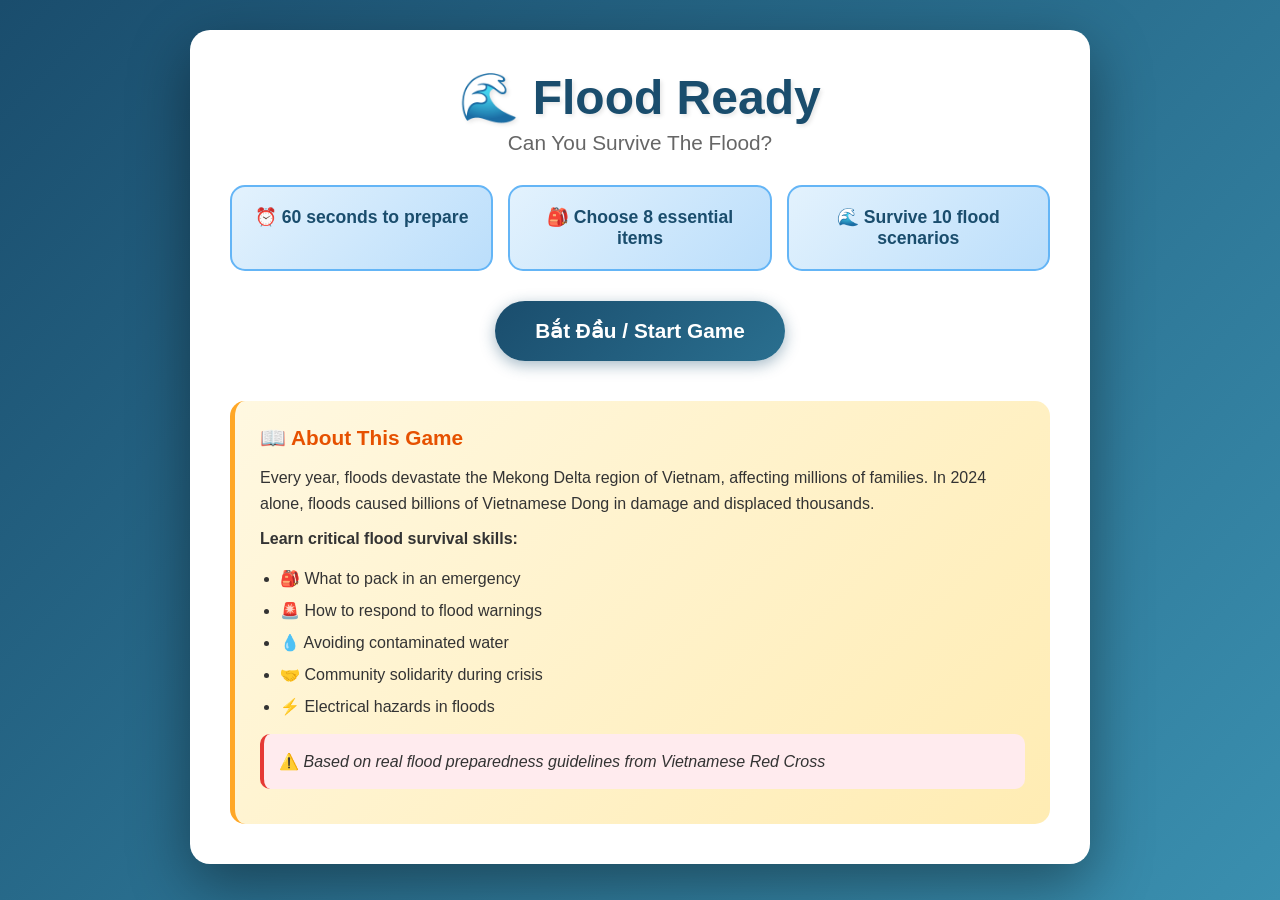
<file: index.html>
<!DOCTYPE html>
<html lang="en">
  <head>
    <meta charset="UTF-8" />
    <meta name="viewport" content="width=device-width, initial-scale=1.0" />
    <title>Flood Ready - Flood Survival Game</title>
    <link rel="stylesheet" href="style.css" />
  </head>
  <body>
    <!-- Menu Screen -->
    <div id="menu-screen" class="screen active">
      <div class="container">
        <h1>🌊 Flood Ready</h1>
        <p class="tagline">Can You Survive The Flood?</p>

        <div class="game-preview">
          <div class="preview-item">⏰ 60 seconds to prepare</div>
          <div class="preview-item">🎒 Choose 8 essential items</div>
          <div class="preview-item">🌊 Survive 10 flood scenarios</div>
        </div>

        <button onclick="showInstructions()" class="btn-primary">
          Bắt Đầu / Start Game
        </button>

        <div class="about">
          <h3>📖 About This Game</h3>
          <p>
            Every year, floods devastate the Mekong Delta region of Vietnam,
            affecting millions of families. In 2024 alone, floods caused
            billions of Vietnamese Dong in damage and displaced thousands.
          </p>
          <p><strong>Learn critical flood survival skills:</strong></p>
          <ul>
            <li>🎒 What to pack in an emergency</li>
            <li>🚨 How to respond to flood warnings</li>
            <li>💧 Avoiding contaminated water</li>
            <li>🤝 Community solidarity during crisis</li>
            <li>⚡ Electrical hazards in floods</li>
          </ul>
          <p class="warning">
            ⚠️
            <em
              >Based on real flood preparedness guidelines from Vietnamese Red
              Cross</em
            >
          </p>
        </div>
      </div>
    </div>

    <!-- Instructions Screen -->
    <div id="instructions-screen" class="screen">
      <div class="container">
        <h1>📋 How To Play / Cách Chơi</h1>

        <div class="instruction-step">
          <div class="step-number">1</div>
          <div class="step-content">
            <h3>⏰ Phase 1: Preparation (60 seconds)</h3>
            <p>
              Flood warning issued! You have 60 seconds to grab items from your
              house.
            </p>
            <p>
              <strong>Click on 8 items</strong> to add them to your emergency
              backpack.
            </p>
            <p class="tip">💡 Choose wisely - you can't carry everything!</p>
          </div>
        </div>

        <div class="instruction-step">
          <div class="step-number">2</div>
          <div class="step-content">
            <h3>🌊 Phase 2: Flood Crisis (10 from 20 different scenarios)</h3>
            <p>Face 10 dangerous flood situations.</p>
            <p>
              <strong>Make decisions</strong> based on the items you collected.
            </p>
            <p class="tip">💡 The right items help you make safe choices!</p>
          </div>
        </div>

        <div class="instruction-step">
          <div class="step-number">3</div>
          <div class="step-content">
            <h3>⭐ Phase 3: Results</h3>
            <p>See how well you survived and learn real flood safety tips.</p>
            <p class="tip">💡 Play again to improve your score!</p>
          </div>
        </div>

        <button onclick="startGame()" class="btn-primary">
          Ready! Sẵn Sàng!
        </button>
        <button onclick="showScreen('menu-screen')" class="btn-secondary">
          Back
        </button>
      </div>
    </div>

    <!-- Phase 1: Preparation -->
    <div id="preparation-screen" class="screen">
      <div class="game-container">
        <div class="game-header">
          <h2>⚠️ FLOOD WARNING! LŨ LỤT!</h2>
          <div class="timer-container">
            <div class="timer-label">Time Left:</div>
            <div id="timer" class="timer">60</div>
            <div class="timer-label">seconds</div>
          </div>
          <div class="backpack-counter">
            🎒 Backpack: <span id="backpack-count">0</span>/8
          </div>
        </div>

        <div class="instruction-banner">
          🎮 Use Arrow Keys or WASD to move around! Walk over items to collect
          them!
        </div>

        <div class="tilemap-container">
          <canvas id="gameCanvas"></canvas>
        </div>

        <div class="collected-items">
          <h3>🎒 Your Emergency Backpack:</h3>
          <div id="backpack-display" class="backpack-display">
            <div class="empty-backpack">Empty - start collecting!</div>
          </div>
        </div>
      </div>
    </div>

    <!-- Phase 2: Flood Scenarios -->
    <div id="scenario-screen" class="screen">
      <div class="game-container">
        <div class="scenario-progress">
          Scenario <span id="scenario-number">1</span> of 10
        </div>

        <div class="scenario-card">
          <div class="scenario-icon">🌊</div>
          <h2 id="scenario-title">Scenario</h2>
          <p id="scenario-text" class="scenario-text"></p>

          <div class="your-items">
            <strong>📦 Items You Have:</strong>
            <div id="available-items" class="available-items-list"></div>
          </div>

          <div class="choices">
            <button onclick="makeDecision(0)" class="choice-btn" id="choice-0">
              <span class="choice-letter">A</span>
              <span class="choice-text"></span>
            </button>
            <button onclick="makeDecision(1)" class="choice-btn" id="choice-1">
              <span class="choice-letter">B</span>
              <span class="choice-text"></span>
            </button>
          </div>
        </div>

        <div id="scenario-feedback" class="scenario-feedback"></div>
      </div>
    </div>

    <!-- Phase 3: Results -->
    <div id="results-screen" class="screen">
      <div class="container">
        <h1 id="result-title">Flood Survival Results</h1>

        <div class="result-banner" id="result-banner">
          <div class="stars" id="stars"></div>
          <div class="rating-text" id="rating-text"></div>
          <!-- ADD THIS LINE -->
          <div class="result-message" id="result-message"></div>
        </div>
        <div class="score-breakdown">
          <div class="score-item">
            <div class="score-icon">✅</div>
            <div class="score-details">
              <div class="score-label">Safe Decisions</div>
              <div class="score-value" id="safe-count">0</div>
            </div>
          </div>
          <div class="score-item">
            <div class="score-icon">⚠️</div>
            <div class="score-details">
              <div class="score-label">Risky Decisions</div>
              <div class="score-value" id="risky-count">0</div>
            </div>
          </div>
          <div class="score-item">
            <div class="score-icon">❌</div>
            <div class="score-details">
              <div class="score-label">Dangerous Decisions</div>
              <div class="score-value" id="danger-count">0</div>
            </div>
          </div>
        </div>

        <div id="remaining-items"></div>

        <div class="lessons-learned">
          <h3>💡 What You Learned / Bạn Đã Học</h3>
          <div id="lessons-list"></div>
        </div>

        <div class="real-tips">
          <h3>🆘 Real Emergency Information</h3>
          <div class="emergency-info">
            <p>🚨 <strong>Vietnam Emergency Hotline:</strong> 113</p>
            <p>🌊 <strong>Flood Warning:</strong> Contact local authorities</p>
            <p>🏥 <strong>Health Emergency:</strong> 115</p>
            <p>🔥 <strong>Fire Emergency:</strong> 114</p>
          </div>
          <div class="safety-tips">
            <h4>Essential Flood Safety Rules:</h4>
            <ul>
              <li>✅ Evacuate immediately when warned by authorities</li>
              <li>
                ✅ Never walk through moving water (15cm can knock you down)
              </li>
              <li>✅ Avoid floodwater - it's contaminated</li>
              <li>✅ Turn off electricity before evacuating</li>
              <li>✅ Keep emergency supplies in a waterproof bag</li>
              <li>✅ Help elderly and disabled neighbors evacuate</li>
            </ul>
          </div>
        </div>

        <button onclick="location.reload()" class="btn-primary">
          🔄 Chơi Lại / Play Again
        </button>
        <button onclick="shareScore()" class="btn-secondary">
          📤 Share Your Score
        </button>
      </div>
    </div>

    <script src="mapping.js"></script>
    <script src="game.js"></script>
  </body>
</html>
</file>
<file: style.css>
* {
  margin: 0;
  padding: 0;
  box-sizing: border-box;
}

body {
  font-family: -apple-system, BlinkMacSystemFont, "Segoe UI", Roboto, Oxygen,
    Ubuntu, Cantarell, sans-serif;
  background: linear-gradient(135deg, #1a4d6d 0%, #2a6f8f 50%, #3a8faf 100%);
  min-height: 100vh;
  color: #333;
  padding: 10px;
}

.screen {
  display: none;
  animation: fadeIn 0.5s ease;
}

.screen.active {
  display: block;
}

@keyframes fadeIn {
  from {
    opacity: 0;
    transform: translateY(20px);
  }
  to {
    opacity: 1;
    transform: translateY(0);
  }
}

.container {
  max-width: 900px;
  margin: 20px auto;
  background: white;
  padding: 40px;
  border-radius: 20px;
  box-shadow: 0 20px 60px rgba(0, 0, 0, 0.4);
}

.game-container {
  max-width: 1000px;
  margin: 20px auto;
  background: white;
  padding: 30px;
  border-radius: 20px;
  box-shadow: 0 20px 60px rgba(0, 0, 0, 0.4);
}

/* Menu Screen */
h1 {
  font-size: 3em;
  color: #1a4d6d;
  text-align: center;
  margin-bottom: 5px;
  text-shadow: 2px 2px 4px rgba(0, 0, 0, 0.1);
}

h2 {
  font-size: 1.5em;
  color: #3a8faf;
  text-align: center;
  margin-bottom: 10px;
}

.tagline {
  font-size: 1.3em;
  color: #666;
  text-align: center;
  margin-bottom: 30px;
}

.game-preview {
  display: flex;
  justify-content: space-around;
  margin: 30px 0;
  gap: 15px;
  flex-wrap: wrap;
}

.preview-item {
  background: linear-gradient(135deg, #e3f2fd 0%, #bbdefb 100%);
  padding: 20px;
  border-radius: 15px;
  font-size: 1.1em;
  font-weight: bold;
  color: #1a4d6d;
  flex: 1;
  min-width: 200px;
  text-align: center;
  border: 2px solid #64b5f6;
}

.btn-primary {
  background: linear-gradient(135deg, #1a4d6d 0%, #2a6f8f 100%);
  color: white;
  border: none;
  padding: 18px 40px;
  font-size: 1.3em;
  border-radius: 50px;
  cursor: pointer;
  transition: all 0.3s;
  margin: 10px auto;
  display: block;
  font-weight: bold;
  box-shadow: 0 4px 15px rgba(26, 77, 109, 0.4);
}

.btn-primary:hover {
  transform: translateY(-3px);
  box-shadow: 0 6px 25px rgba(26, 77, 109, 0.6);
}

.btn-secondary {
  background: #64b5f6;
  color: white;
  border: none;
  padding: 15px 35px;
  font-size: 1.1em;
  border-radius: 50px;
  cursor: pointer;
  transition: all 0.3s;
  margin: 10px auto;
  display: block;
  font-weight: bold;
}

.btn-secondary:hover {
  background: #42a5f5;
  transform: translateY(-2px);
}

.about {
  margin-top: 40px;
  text-align: left;
  padding: 25px;
  background: linear-gradient(135deg, #fff8e1 0%, #ffecb3 100%);
  border-radius: 15px;
  border-left: 5px solid #ffa726;
}

.about h3 {
  color: #e65100;
  margin-bottom: 15px;
  font-size: 1.3em;
}

.about p {
  margin: 10px 0;
  line-height: 1.6;
}

.about ul {
  margin: 15px 0 15px 20px;
}

.about li {
  margin: 8px 0;
  line-height: 1.5;
}

.warning {
  margin-top: 20px;
  padding: 15px;
  background: #ffebee;
  border-radius: 10px;
  border-left: 4px solid #e53935;
}

/* Instructions */
.instruction-step {
  display: flex;
  gap: 20px;
  margin: 30px 0;
  padding: 25px;
  background: #f5f5f5;
  border-radius: 15px;
  align-items: flex-start;
}

.step-number {
  background: linear-gradient(135deg, #1a4d6d 0%, #2a6f8f 100%);
  color: white;
  width: 50px;
  height: 50px;
  border-radius: 50%;
  display: flex;
  align-items: center;
  justify-content: center;
  font-size: 1.5em;
  font-weight: bold;
  flex-shrink: 0;
}

.step-content h3 {
  color: #1a4d6d;
  margin-bottom: 10px;
}

.step-content p {
  margin: 8px 0;
  line-height: 1.6;
}

.tip {
  background: #fff3e0;
  padding: 10px 15px;
  border-radius: 8px;
  border-left: 3px solid #ff9800;
  margin-top: 10px;
}

/* Phase 1: Preparation */
.game-header {
  background: linear-gradient(135deg, #e53935 0%, #c62828 100%);
  color: white;
  padding: 20px;
  border-radius: 15px;
  margin-bottom: 20px;
  text-align: center;
}

.game-header h2 {
  color: white;
  margin: 0 0 15px 0;
  font-size: 2em;
  animation: pulse 2s infinite;
}

@keyframes pulse {
  0%,
  100% {
    transform: scale(1);
  }
  50% {
    transform: scale(1.05);
  }
}

.timer-container {
  display: flex;
  justify-content: center;
  align-items: center;
  gap: 10px;
  margin: 15px 0;
}

.timer {
  background: white;
  color: #e53935;
  font-size: 3em;
  font-weight: bold;
  padding: 10px 30px;
  border-radius: 15px;
  min-width: 100px;
  text-align: center;
  box-shadow: 0 4px 15px rgba(0, 0, 0, 0.3);
}

.timer.urgent {
  animation: shake 0.5s infinite;
  background: #ffeb3b;
}

@keyframes shake {
  0%,
  100% {
    transform: translateX(0);
  }
  25% {
    transform: translateX(-5px);
  }
  75% {
    transform: translateX(5px);
  }
}

.timer-label {
  font-size: 1.1em;
}

.backpack-counter {
  font-size: 1.5em;
  font-weight: bold;
  margin-top: 10px;
}

.instruction-banner {
  background: #fff3e0;
  padding: 15px;
  border-radius: 10px;
  text-align: center;
  font-size: 1.2em;
  font-weight: bold;
  color: #e65100;
  margin-bottom: 20px;
  border: 2px dashed #ff9800;
}

.tilemap-container {
  display: flex;
  justify-content: center;
  align-items: center;
  margin: 20px auto;
  padding: 20px;
  background: rgba(0, 0, 0, 0.3);
  border-radius: 10px;
  max-width: 100%;
  overflow: auto;
}

#gameCanvas {
  border: 3px solid #ffd700;
  border-radius: 5px;
  box-shadow: 0 0 20px rgba(255, 215, 0, 0.5);
  image-rendering: pixelated;
  image-rendering: crisp-edges;
}

.house-items {
  display: grid;
  grid-template-columns: repeat(auto-fill, minmax(150px, 1fr));
  gap: 15px;
  margin: 25px 0;
}

.item-card {
  background: white;
  border: 3px solid #1a4d6d;
  border-radius: 15px;
  padding: 20px;
  text-align: center;
  cursor: pointer;
  transition: all 0.3s;
  position: relative;
}

.item-card:hover {
  transform: translateY(-5px);
  box-shadow: 0 8px 20px rgba(26, 77, 109, 0.3);
  border-color: #2a6f8f;
}

.item-card.collected {
  background: #c8e6c9;
  border-color: #4caf50;
  cursor: not-allowed;
  opacity: 0.6;
}

.item-card.collected::after {
  content: "✓";
  position: absolute;
  top: 5px;
  right: 10px;
  font-size: 2em;
  color: #4caf50;
}

.item-icon {
  font-size: 3em;
  margin-bottom: 10px;
}

.item-name {
  font-weight: bold;
  color: #1a4d6d;
  margin-bottom: 5px;
}

.item-vn {
  font-size: 0.85em;
  color: #666;
  font-style: italic;
}

.collected-items {
  margin-top: 30px;
  padding: 20px;
  background: #f5f5f5;
  border-radius: 15px;
}

.collected-items h3 {
  color: #1a4d6d;
  margin-bottom: 15px;
}

.backpack-display {
  display: flex;
  flex-wrap: wrap;
  gap: 10px;
}

.empty-backpack {
  color: #999;
  font-style: italic;
  padding: 20px;
  text-align: center;
  width: 100%;
}

.backpack-item {
  background: white;
  border: 2px solid #4caf50;
  border-radius: 10px;
  padding: 10px 15px;
  display: flex;
  align-items: center;
  gap: 8px;
  font-weight: bold;
  color: #2e7d32;
}

.backpack-item-icon {
  font-size: 1.5em;
}

/* Phase 2: Scenarios */
.scenario-progress {
  text-align: center;
  font-size: 1.2em;
  font-weight: bold;
  color: #1a4d6d;
  margin-bottom: 20px;
  padding: 15px;
  background: #e3f2fd;
  border-radius: 10px;
}

.scenario-card {
  background: linear-gradient(135deg, #ffffff 0%, #f5f5f5 100%);
  padding: 30px;
  border-radius: 15px;
  border: 3px solid #1a4d6d;
  margin-bottom: 20px;
}

.scenario-icon {
  font-size: 4em;
  text-align: center;
  margin-bottom: 20px;
}

.scenario-card h2 {
  color: #1a4d6d;
  text-align: center;
  margin-bottom: 15px;
}

.scenario-text {
  font-size: 1.2em;
  line-height: 1.6;
  text-align: center;
  margin-bottom: 25px;
  color: #333;
}

.your-items {
  background: #fff8e1;
  padding: 15px;
  border-radius: 10px;
  margin: 20px 0;
  border-left: 4px solid #ffa726;
}

.available-items-list {
  margin-top: 10px;
  display: flex;
  flex-wrap: wrap;
  gap: 10px;
}

.available-item {
  background: white;
  border: 2px solid #4caf50;
  border-radius: 8px;
  padding: 8px 12px;
  font-size: 0.95em;
  color: #2e7d32;
  font-weight: bold;
}

.choices {
  display: flex;
  flex-direction: column;
  gap: 15px;
  margin-top: 25px;
}

.choice-btn {
  background: white;
  border: 3px solid #1a4d6d;
  padding: 20px;
  border-radius: 15px;
  cursor: pointer;
  transition: all 0.3s;
  display: flex;
  align-items: center;
  gap: 15px;
  text-align: left;
  font-size: 1.1em;
}

.choice-btn:hover {
  background: linear-gradient(135deg, #1a4d6d 0%, #2a6f8f 100%);
  color: white;
  transform: translateX(10px);
}

.choice-letter {
  background: #1a4d6d;
  color: white;
  width: 40px;
  height: 40px;
  border-radius: 50%;
  display: flex;
  align-items: center;
  justify-content: center;
  font-weight: bold;
  font-size: 1.2em;
  flex-shrink: 0;
}

.choice-btn:hover .choice-letter {
  background: white;
  color: #1a4d6d;
}

.choice-text {
  flex: 1;
}

/* Disabled choice styling */
.choice-btn.disabled-choice {
  opacity: 0.5;
  cursor: not-allowed;
  background: #f5f5f5;
  border-color: #ccc;
}

.choice-btn.disabled-choice:hover {
  background: #f5f5f5;
  transform: none;
  color: #333;
}

.choice-requirement {
  display: block;
  font-size: 0.85em;
  color: #c92a2a;
  margin-top: 5px;
  font-style: italic;
}

.choice-consume {
  display: block;
  font-size: 0.85em;
  color: #e67700;
  margin-top: 5px;
  font-weight: bold;
}

.scenario-feedback {
  margin-top: 20px;
  padding: 25px;
  border-radius: 15px;
  font-size: 1.1em;
  line-height: 1.6;
  min-height: 80px;
  display: flex;
  align-items: center;
  justify-content: center;
  text-align: center;
  font-weight: bold;
}

.scenario-feedback.safe {
  background: linear-gradient(135deg, #c8e6c9 0%, #a5d6a7 100%);
  color: #1b5e20;
  border: 3px solid #4caf50;
}

.scenario-feedback.risky {
  background: linear-gradient(135deg, #fff9c4 0%, #fff59d 100%);
  color: #f57f17;
  border: 3px solid #fbc02d;
}

.scenario-feedback.danger {
  background: linear-gradient(135deg, #ffcdd2 0%, #ef9a9a 100%);
  color: #b71c1c;
  border: 3px solid #e53935;
}

/* Phase 3: Results - 5 Distinct Banner Classes */
.result-banner {
  padding: 40px;
  border-radius: 20px;
  text-align: center;
  margin: 30px 0;
  border: 3px solid;
}

/* 5 STARS - EXCELLENT */
.result-banner.excellent {
  background: linear-gradient(135deg, #d4edda 0%, #c3e6cb 100%);
  border-color: #28a745;
}

.result-banner.excellent .stars,
.result-banner.excellent .rating-text,
.result-banner.excellent .result-message {
  color: #155724;
}

/* 4 STARS - GOOD */
.result-banner.good {
  background: linear-gradient(135deg, #d1ecf1 0%, #bee5eb 100%);
  border-color: #17a2b8;
}

.result-banner.good .stars,
.result-banner.good .rating-text,
.result-banner.good .result-message {
  color: #0c5460;
}

/* 3 STARS - AVERAGE */
.result-banner.average {
  background: linear-gradient(135deg, #fff3cd 0%, #ffeaa7 100%);
  border-color: #ffc107;
}

.result-banner.average .stars,
.result-banner.average .rating-text,
.result-banner.average .result-message {
  color: #856404;
}

/* 2 STARS - POOR */
.result-banner.poor {
  background: linear-gradient(135deg, #f8d7da 0%, #f5c6cb 100%);
  border-color: #dc3545;
}

.result-banner.poor .stars,
.result-banner.poor .rating-text,
.result-banner.poor .result-message {
  color: #721c24;
}

/* 1 STAR - DISASTER */
.result-banner.disaster {
  background: linear-gradient(135deg, #f8d7da 0%, #e74c3c 100%);
  border-color: #c0392b;
  box-shadow: 0 0 20px rgba(192, 57, 43, 0.5);
  animation: pulse-danger 2s infinite;
}

.result-banner.disaster .stars,
.result-banner.disaster .rating-text,
.result-banner.disaster .result-message {
  color: #5a0a0a;
  font-weight: bold;
}

@keyframes pulse-danger {
  0%,
  100% {
    transform: scale(1);
  }
  50% {
    transform: scale(1.02);
  }
}

/* Stars styling */
.stars {
  font-size: 4em;
  margin-bottom: 20px;
}

/* Rating text styling */
.rating-text {
  font-size: 2em;
  font-weight: bold;
  margin: 15px 0;
  text-transform: uppercase;
  letter-spacing: 2px;
}

/* Result message styling */
.result-message {
  font-size: 1.3em;
  font-weight: 500;
  line-height: 1.6;
  margin-top: 20px;
}

.score-breakdown {
  display: flex;
  justify-content: space-around;
  gap: 20px;
  margin: 30px 0;
  flex-wrap: wrap;
}

.score-item {
  background: #f5f5f5;
  padding: 25px;
  border-radius: 15px;
  flex: 1;
  min-width: 200px;
  display: flex;
  align-items: center;
  gap: 15px;
}

.score-icon {
  font-size: 3em;
}

.score-label {
  color: #666;
  margin-bottom: 5px;
}

.score-value {
  font-size: 2em;
  font-weight: bold;
  color: #1a4d6d;
}

/* Remaining items in results */
.remaining-items-list {
  display: flex;
  flex-wrap: wrap;
  gap: 10px;
  margin-top: 10px;
}

.remaining-items-list span {
  background: white;
  border: 2px solid #4caf50;
  border-radius: 8px;
  padding: 8px 12px;
  font-size: 0.95em;
  color: #2e7d32;
  font-weight: bold;
}

#remaining-items {
  background: #e7f5ff;
  padding: 20px;
  border-radius: 15px;
  margin: 25px 0;
  border-left: 5px solid #1a4d6d;
}

#remaining-items h4 {
  color: #1a4d6d;
  margin-bottom: 10px;
}

.lessons-learned {
  background: #fff8e1;
  padding: 25px;
  border-radius: 15px;
  margin: 25px 0;
  border-left: 5px solid #ffa726;
}

.lessons-learned h3 {
  color: #e65100;
  margin-bottom: 15px;
}

.lesson-item {
  padding: 15px;
  margin: 10px 0;
  background: white;
  border-radius: 10px;
  border-left: 4px solid #ff9800;
  line-height: 1.6;
}

.real-tips {
  background: linear-gradient(135deg, #ffebee 0%, #ffcdd2 100%);
  padding: 25px;
  border-radius: 15px;
  margin: 25px 0;
  border: 3px solid #e53935;
}

.real-tips h3 {
  color: #b71c1c;
  margin-bottom: 15px;
}

.emergency-info {
  background: white;
  padding: 20px;
  border-radius: 10px;
  margin: 15px 0;
  font-size: 1.1em;
}

.emergency-info p {
  margin: 10px 0;
}

.safety-tips {
  background: white;
  padding: 20px;
  border-radius: 10px;
  margin-top: 15px;
}

.safety-tips h4 {
  color: #b71c1c;
  margin-bottom: 12px;
}

.safety-tips ul {
  list-style: none;
  padding: 0;
}

.safety-tips li {
  padding: 10px 0;
  border-bottom: 1px solid #eee;
}

.safety-tips li:last-child {
  border-bottom: none;
}

/* Responsive */
@media (max-width: 768px) {
  .container,
  .game-container {
    padding: 20px;
  }

  h1 {
    font-size: 2em;
  }

  .house-items {
    grid-template-columns: repeat(auto-fill, minmax(120px, 1fr));
  }

  .game-preview {
    flex-direction: column;
  }

  .score-breakdown {
    flex-direction: column;
  }

  .timer {
    font-size: 2em;
    padding: 10px 20px;
  }
}
</file>
<file: game_submission/game_app/style.css>
* {
  margin: 0;
  padding: 0;
  box-sizing: border-box;
}

body {
  font-family: -apple-system, BlinkMacSystemFont, "Segoe UI", Roboto, Oxygen,
    Ubuntu, Cantarell, sans-serif;
  background: linear-gradient(135deg, #1a4d6d 0%, #2a6f8f 50%, #3a8faf 100%);
  min-height: 100vh;
  color: #333;
  padding: 10px;
}

.screen {
  display: none;
  animation: fadeIn 0.5s ease;
}

.screen.active {
  display: block;
}

@keyframes fadeIn {
  from {
    opacity: 0;
    transform: translateY(20px);
  }
  to {
    opacity: 1;
    transform: translateY(0);
  }
}

.container {
  max-width: 900px;
  margin: 20px auto;
  background: white;
  padding: 40px;
  border-radius: 20px;
  box-shadow: 0 20px 60px rgba(0, 0, 0, 0.4);
}

.game-container {
  max-width: 1000px;
  margin: 20px auto;
  background: white;
  padding: 30px;
  border-radius: 20px;
  box-shadow: 0 20px 60px rgba(0, 0, 0, 0.4);
}

/* Menu Screen */
h1 {
  font-size: 3em;
  color: #1a4d6d;
  text-align: center;
  margin-bottom: 5px;
  text-shadow: 2px 2px 4px rgba(0, 0, 0, 0.1);
}

h2 {
  font-size: 1.5em;
  color: #3a8faf;
  text-align: center;
  margin-bottom: 10px;
}

.tagline {
  font-size: 1.3em;
  color: #666;
  text-align: center;
  margin-bottom: 30px;
}

.game-preview {
  display: flex;
  justify-content: space-around;
  margin: 30px 0;
  gap: 15px;
  flex-wrap: wrap;
}

.preview-item {
  background: linear-gradient(135deg, #e3f2fd 0%, #bbdefb 100%);
  padding: 20px;
  border-radius: 15px;
  font-size: 1.1em;
  font-weight: bold;
  color: #1a4d6d;
  flex: 1;
  min-width: 200px;
  text-align: center;
  border: 2px solid #64b5f6;
}

.btn-primary {
  background: linear-gradient(135deg, #1a4d6d 0%, #2a6f8f 100%);
  color: white;
  border: none;
  padding: 18px 40px;
  font-size: 1.3em;
  border-radius: 50px;
  cursor: pointer;
  transition: all 0.3s;
  margin: 10px auto;
  display: block;
  font-weight: bold;
  box-shadow: 0 4px 15px rgba(26, 77, 109, 0.4);
}

.btn-primary:hover {
  transform: translateY(-3px);
  box-shadow: 0 6px 25px rgba(26, 77, 109, 0.6);
}

.btn-secondary {
  background: #64b5f6;
  color: white;
  border: none;
  padding: 15px 35px;
  font-size: 1.1em;
  border-radius: 50px;
  cursor: pointer;
  transition: all 0.3s;
  margin: 10px auto;
  display: block;
  font-weight: bold;
}

.btn-secondary:hover {
  background: #42a5f5;
  transform: translateY(-2px);
}

.about {
  margin-top: 40px;
  text-align: left;
  padding: 25px;
  background: linear-gradient(135deg, #fff8e1 0%, #ffecb3 100%);
  border-radius: 15px;
  border-left: 5px solid #ffa726;
}

.about h3 {
  color: #e65100;
  margin-bottom: 15px;
  font-size: 1.3em;
}

.about p {
  margin: 10px 0;
  line-height: 1.6;
}

.about ul {
  margin: 15px 0 15px 20px;
}

.about li {
  margin: 8px 0;
  line-height: 1.5;
}

.warning {
  margin-top: 20px;
  padding: 15px;
  background: #ffebee;
  border-radius: 10px;
  border-left: 4px solid #e53935;
}

/* Instructions */
.instruction-step {
  display: flex;
  gap: 20px;
  margin: 30px 0;
  padding: 25px;
  background: #f5f5f5;
  border-radius: 15px;
  align-items: flex-start;
}

.step-number {
  background: linear-gradient(135deg, #1a4d6d 0%, #2a6f8f 100%);
  color: white;
  width: 50px;
  height: 50px;
  border-radius: 50%;
  display: flex;
  align-items: center;
  justify-content: center;
  font-size: 1.5em;
  font-weight: bold;
  flex-shrink: 0;
}

.step-content h3 {
  color: #1a4d6d;
  margin-bottom: 10px;
}

.step-content p {
  margin: 8px 0;
  line-height: 1.6;
}

.tip {
  background: #fff3e0;
  padding: 10px 15px;
  border-radius: 8px;
  border-left: 3px solid #ff9800;
  margin-top: 10px;
}

/* Phase 1: Preparation */
.game-header {
  background: linear-gradient(135deg, #e53935 0%, #c62828 100%);
  color: white;
  padding: 20px;
  border-radius: 15px;
  margin-bottom: 20px;
  text-align: center;
}

.game-header h2 {
  color: white;
  margin: 0 0 15px 0;
  font-size: 2em;
  animation: pulse 2s infinite;
}

@keyframes pulse {
  0%,
  100% {
    transform: scale(1);
  }
  50% {
    transform: scale(1.05);
  }
}

.timer-container {
  display: flex;
  justify-content: center;
  align-items: center;
  gap: 10px;
  margin: 15px 0;
}

.timer {
  background: white;
  color: #e53935;
  font-size: 3em;
  font-weight: bold;
  padding: 10px 30px;
  border-radius: 15px;
  min-width: 100px;
  text-align: center;
  box-shadow: 0 4px 15px rgba(0, 0, 0, 0.3);
}

.timer.urgent {
  animation: shake 0.5s infinite;
  background: #ffeb3b;
}

@keyframes shake {
  0%,
  100% {
    transform: translateX(0);
  }
  25% {
    transform: translateX(-5px);
  }
  75% {
    transform: translateX(5px);
  }
}

.timer-label {
  font-size: 1.1em;
}

.backpack-counter {
  font-size: 1.5em;
  font-weight: bold;
  margin-top: 10px;
}

.instruction-banner {
  background: #fff3e0;
  padding: 15px;
  border-radius: 10px;
  text-align: center;
  font-size: 1.2em;
  font-weight: bold;
  color: #e65100;
  margin-bottom: 20px;
  border: 2px dashed #ff9800;
}

.tilemap-container {
  display: flex;
  justify-content: center;
  align-items: center;
  margin: 20px auto;
  padding: 20px;
  background: rgba(0, 0, 0, 0.3);
  border-radius: 10px;
  max-width: 100%;
  overflow: auto;
}

#gameCanvas {
  border: 3px solid #ffd700;
  border-radius: 5px;
  box-shadow: 0 0 20px rgba(255, 215, 0, 0.5);
  image-rendering: pixelated;
  image-rendering: crisp-edges;
}

.house-items {
  display: grid;
  grid-template-columns: repeat(auto-fill, minmax(150px, 1fr));
  gap: 15px;
  margin: 25px 0;
}

.item-card {
  background: white;
  border: 3px solid #1a4d6d;
  border-radius: 15px;
  padding: 20px;
  text-align: center;
  cursor: pointer;
  transition: all 0.3s;
  position: relative;
}

.item-card:hover {
  transform: translateY(-5px);
  box-shadow: 0 8px 20px rgba(26, 77, 109, 0.3);
  border-color: #2a6f8f;
}

.item-card.collected {
  background: #c8e6c9;
  border-color: #4caf50;
  cursor: not-allowed;
  opacity: 0.6;
}

.item-card.collected::after {
  content: "✓";
  position: absolute;
  top: 5px;
  right: 10px;
  font-size: 2em;
  color: #4caf50;
}

.item-icon {
  font-size: 3em;
  margin-bottom: 10px;
}

.item-name {
  font-weight: bold;
  color: #1a4d6d;
  margin-bottom: 5px;
}

.item-vn {
  font-size: 0.85em;
  color: #666;
  font-style: italic;
}

.collected-items {
  margin-top: 30px;
  padding: 20px;
  background: #f5f5f5;
  border-radius: 15px;
}

.collected-items h3 {
  color: #1a4d6d;
  margin-bottom: 15px;
}

.backpack-display {
  display: flex;
  flex-wrap: wrap;
  gap: 10px;
}

.empty-backpack {
  color: #999;
  font-style: italic;
  padding: 20px;
  text-align: center;
  width: 100%;
}

.backpack-item {
  background: white;
  border: 2px solid #4caf50;
  border-radius: 10px;
  padding: 10px 15px;
  display: flex;
  align-items: center;
  gap: 8px;
  font-weight: bold;
  color: #2e7d32;
}

.backpack-item-icon {
  font-size: 1.5em;
}

/* Start Flood Button */
.start-flood-container {
  margin-top: 30px;
  text-align: center;
  padding: 20px;
  background: linear-gradient(135deg, #ffebee 0%, #ffcdd2 100%);
  border-radius: 15px;
  border: 3px solid #e0e0e0;
}

.btn-start-flood {
  background: #9e9e9e;
  color: white;
  border: none;
  padding: 20px 50px;
  font-size: 1.5em;
  border-radius: 50px;
  cursor: not-allowed;
  transition: all 0.3s;
  font-weight: bold;
  box-shadow: 0 4px 15px rgba(0, 0, 0, 0.2);
  opacity: 0.5;
}

.btn-start-flood:disabled {
  background: #9e9e9e;
  cursor: not-allowed;
  opacity: 0.5;
}

.btn-start-flood.ready {
  background: linear-gradient(135deg, #e53935 0%, #c62828 100%);
  cursor: pointer;
  opacity: 1;
  animation: pulse-glow 2s infinite;
}

.btn-start-flood.ready:hover {
  transform: translateY(-3px);
  box-shadow: 0 6px 25px rgba(229, 57, 53, 0.6);
}

@keyframes pulse-glow {
  0%,
  100% {
    box-shadow: 0 4px 15px rgba(229, 57, 53, 0.4);
  }
  50% {
    box-shadow: 0 6px 30px rgba(229, 57, 53, 0.8);
  }
}

.start-flood-hint {
  margin-top: 15px;
  color: #666;
  font-size: 1.1em;
  font-style: italic;
}

.btn-start-flood.ready + .start-flood-hint {
  color: #c62828;
  font-weight: bold;
  animation: fade-pulse 2s infinite;
}

@keyframes fade-pulse {
  0%,
  100% {
    opacity: 0.7;
  }
  50% {
    opacity: 1;
  }
}

/* Phase 2: Scenarios */
.scenario-progress {
  text-align: center;
  font-size: 1.2em;
  font-weight: bold;
  color: #1a4d6d;
  margin-bottom: 20px;
  padding: 15px;
  background: #e3f2fd;
  border-radius: 10px;
}

.scenario-card {
  background: linear-gradient(135deg, #ffffff 0%, #f5f5f5 100%);
  padding: 30px;
  border-radius: 15px;
  border: 3px solid #1a4d6d;
  margin-bottom: 20px;
}

.scenario-icon {
  font-size: 4em;
  text-align: center;
  margin-bottom: 20px;
}

.scenario-card h2 {
  color: #1a4d6d;
  text-align: center;
  margin-bottom: 15px;
}

.scenario-text {
  font-size: 1.2em;
  line-height: 1.6;
  text-align: center;
  margin-bottom: 25px;
  color: #333;
}

.your-items {
  background: #fff8e1;
  padding: 15px;
  border-radius: 10px;
  margin: 20px 0;
  border-left: 4px solid #ffa726;
}

.available-items-list {
  margin-top: 10px;
  display: flex;
  flex-wrap: wrap;
  gap: 10px;
}

.available-item {
  background: white;
  border: 2px solid #4caf50;
  border-radius: 8px;
  padding: 8px 12px;
  font-size: 0.95em;
  color: #2e7d32;
  font-weight: bold;
}

.choices {
  display: flex;
  flex-direction: column;
  gap: 15px;
  margin-top: 25px;
}

.choice-btn {
  background: white;
  border: 3px solid #1a4d6d;
  padding: 20px;
  border-radius: 15px;
  cursor: pointer;
  transition: all 0.3s;
  display: flex;
  align-items: center;
  gap: 15px;
  text-align: left;
  font-size: 1.1em;
}

.choice-btn:hover {
  background: linear-gradient(135deg, #1a4d6d 0%, #2a6f8f 100%);
  color: white;
  transform: translateX(10px);
}

.choice-letter {
  background: #1a4d6d;
  color: white;
  width: 40px;
  height: 40px;
  border-radius: 50%;
  display: flex;
  align-items: center;
  justify-content: center;
  font-weight: bold;
  font-size: 1.2em;
  flex-shrink: 0;
}

.choice-btn:hover .choice-letter {
  background: white;
  color: #1a4d6d;
}

.choice-text {
  flex: 1;
}

/* Disabled choice styling */
.choice-btn.disabled-choice {
  opacity: 0.5;
  cursor: not-allowed;
  background: #f5f5f5;
  border-color: #ccc;
}

.choice-btn.disabled-choice:hover {
  background: #f5f5f5;
  transform: none;
  color: #333;
}

.choice-requirement {
  display: block;
  font-size: 0.85em;
  color: #c92a2a;
  margin-top: 5px;
  font-style: italic;
}

.choice-consume {
  display: block;
  font-size: 0.85em;
  color: #e67700;
  margin-top: 5px;
  font-weight: bold;
}

.scenario-feedback {
  margin-top: 20px;
  padding: 25px;
  border-radius: 15px;
  font-size: 1.1em;
  line-height: 1.6;
  min-height: 80px;
  display: flex;
  align-items: center;
  justify-content: center;
  text-align: center;
  font-weight: bold;
}

.scenario-feedback.safe {
  background: linear-gradient(135deg, #c8e6c9 0%, #a5d6a7 100%);
  color: #1b5e20;
  border: 3px solid #4caf50;
}

.scenario-feedback.risky {
  background: linear-gradient(135deg, #fff9c4 0%, #fff59d 100%);
  color: #f57f17;
  border: 3px solid #fbc02d;
}

.scenario-feedback.danger {
  background: linear-gradient(135deg, #ffcdd2 0%, #ef9a9a 100%);
  color: #b71c1c;
  border: 3px solid #e53935;
}

/* Phase 3: Results - 5 Distinct Banner Classes */
.result-banner {
  padding: 40px;
  border-radius: 20px;
  text-align: center;
  margin: 30px 0;
  border: 3px solid;
}

/* 5 STARS - EXCELLENT */
.result-banner.excellent {
  background: linear-gradient(135deg, #d4edda 0%, #c3e6cb 100%);
  border-color: #28a745;
}

.result-banner.excellent .stars,
.result-banner.excellent .rating-text,
.result-banner.excellent .result-message {
  color: #155724;
}

/* 4 STARS - GOOD */
.result-banner.good {
  background: linear-gradient(135deg, #d1ecf1 0%, #bee5eb 100%);
  border-color: #17a2b8;
}

.result-banner.good .stars,
.result-banner.good .rating-text,
.result-banner.good .result-message {
  color: #0c5460;
}

/* 3 STARS - AVERAGE */
.result-banner.average {
  background: linear-gradient(135deg, #fff3cd 0%, #ffeaa7 100%);
  border-color: #ffc107;
}

.result-banner.average .stars,
.result-banner.average .rating-text,
.result-banner.average .result-message {
  color: #856404;
}

/* 2 STARS - POOR */
.result-banner.poor {
  background: linear-gradient(135deg, #f8d7da 0%, #f5c6cb 100%);
  border-color: #dc3545;
}

.result-banner.poor .stars,
.result-banner.poor .rating-text,
.result-banner.poor .result-message {
  color: #721c24;
}

/* 1 STAR - DISASTER */
.result-banner.disaster {
  background: linear-gradient(135deg, #f8d7da 0%, #e74c3c 100%);
  border-color: #c0392b;
  box-shadow: 0 0 20px rgba(192, 57, 43, 0.5);
  animation: pulse-danger 2s infinite;
}

.result-banner.disaster .stars,
.result-banner.disaster .rating-text,
.result-banner.disaster .result-message {
  color: #5a0a0a;
  font-weight: bold;
}

@keyframes pulse-danger {
  0%,
  100% {
    transform: scale(1);
  }
  50% {
    transform: scale(1.02);
  }
}

/* Stars styling */
.stars {
  font-size: 4em;
  margin-bottom: 20px;
}

/* Rating text styling */
.rating-text {
  font-size: 2em;
  font-weight: bold;
  margin: 15px 0;
  text-transform: uppercase;
  letter-spacing: 2px;
}

/* Result message styling */
.result-message {
  font-size: 1.3em;
  font-weight: 500;
  line-height: 1.6;
  margin-top: 20px;
}

.score-breakdown {
  display: flex;
  justify-content: space-around;
  gap: 20px;
  margin: 30px 0;
  flex-wrap: wrap;
}

.score-item {
  background: #f5f5f5;
  padding: 25px;
  border-radius: 15px;
  flex: 1;
  min-width: 200px;
  display: flex;
  align-items: center;
  gap: 15px;
}

.score-icon {
  font-size: 3em;
}

.score-label {
  color: #666;
  margin-bottom: 5px;
}

.score-value {
  font-size: 2em;
  font-weight: bold;
  color: #1a4d6d;
}

/* Remaining items in results */
.remaining-items-list {
  display: flex;
  flex-wrap: wrap;
  gap: 10px;
  margin-top: 10px;
}

.remaining-items-list span {
  background: white;
  border: 2px solid #4caf50;
  border-radius: 8px;
  padding: 8px 12px;
  font-size: 0.95em;
  color: #2e7d32;
  font-weight: bold;
}

#remaining-items {
  background: #e7f5ff;
  padding: 20px;
  border-radius: 15px;
  margin: 25px 0;
  border-left: 5px solid #1a4d6d;
}

#remaining-items h4 {
  color: #1a4d6d;
  margin-bottom: 10px;
}

.lessons-learned {
  background: #fff8e1;
  padding: 25px;
  border-radius: 15px;
  margin: 25px 0;
  border-left: 5px solid #ffa726;
}

.lessons-learned h3 {
  color: #e65100;
  margin-bottom: 15px;
}

.lesson-item {
  padding: 15px;
  margin: 10px 0;
  background: white;
  border-radius: 10px;
  border-left: 4px solid #ff9800;
  line-height: 1.6;
}

.real-tips {
  background: linear-gradient(135deg, #ffebee 0%, #ffcdd2 100%);
  padding: 25px;
  border-radius: 15px;
  margin: 25px 0;
  border: 3px solid #e53935;
}

.real-tips h3 {
  color: #b71c1c;
  margin-bottom: 15px;
}

.emergency-info {
  background: white;
  padding: 20px;
  border-radius: 10px;
  margin: 15px 0;
  font-size: 1.1em;
}

.emergency-info p {
  margin: 10px 0;
}

.safety-tips {
  background: white;
  padding: 20px;
  border-radius: 10px;
  margin-top: 15px;
}

.safety-tips h4 {
  color: #b71c1c;
  margin-bottom: 12px;
}

.safety-tips ul {
  list-style: none;
  padding: 0;
}

.safety-tips li {
  padding: 10px 0;
  border-bottom: 1px solid #eee;
}

.safety-tips li:last-child {
  border-bottom: none;
}

/* Responsive */
@media (max-width: 768px) {
  .container,
  .game-container {
    padding: 20px;
  }

  h1 {
    font-size: 2em;
  }

  .house-items {
    grid-template-columns: repeat(auto-fill, minmax(120px, 1fr));
  }

  .game-preview {
    flex-direction: column;
  }

  .score-breakdown {
    flex-direction: column;
  }

  .timer {
    font-size: 2em;
    padding: 10px 20px;
  }
}
</file>
